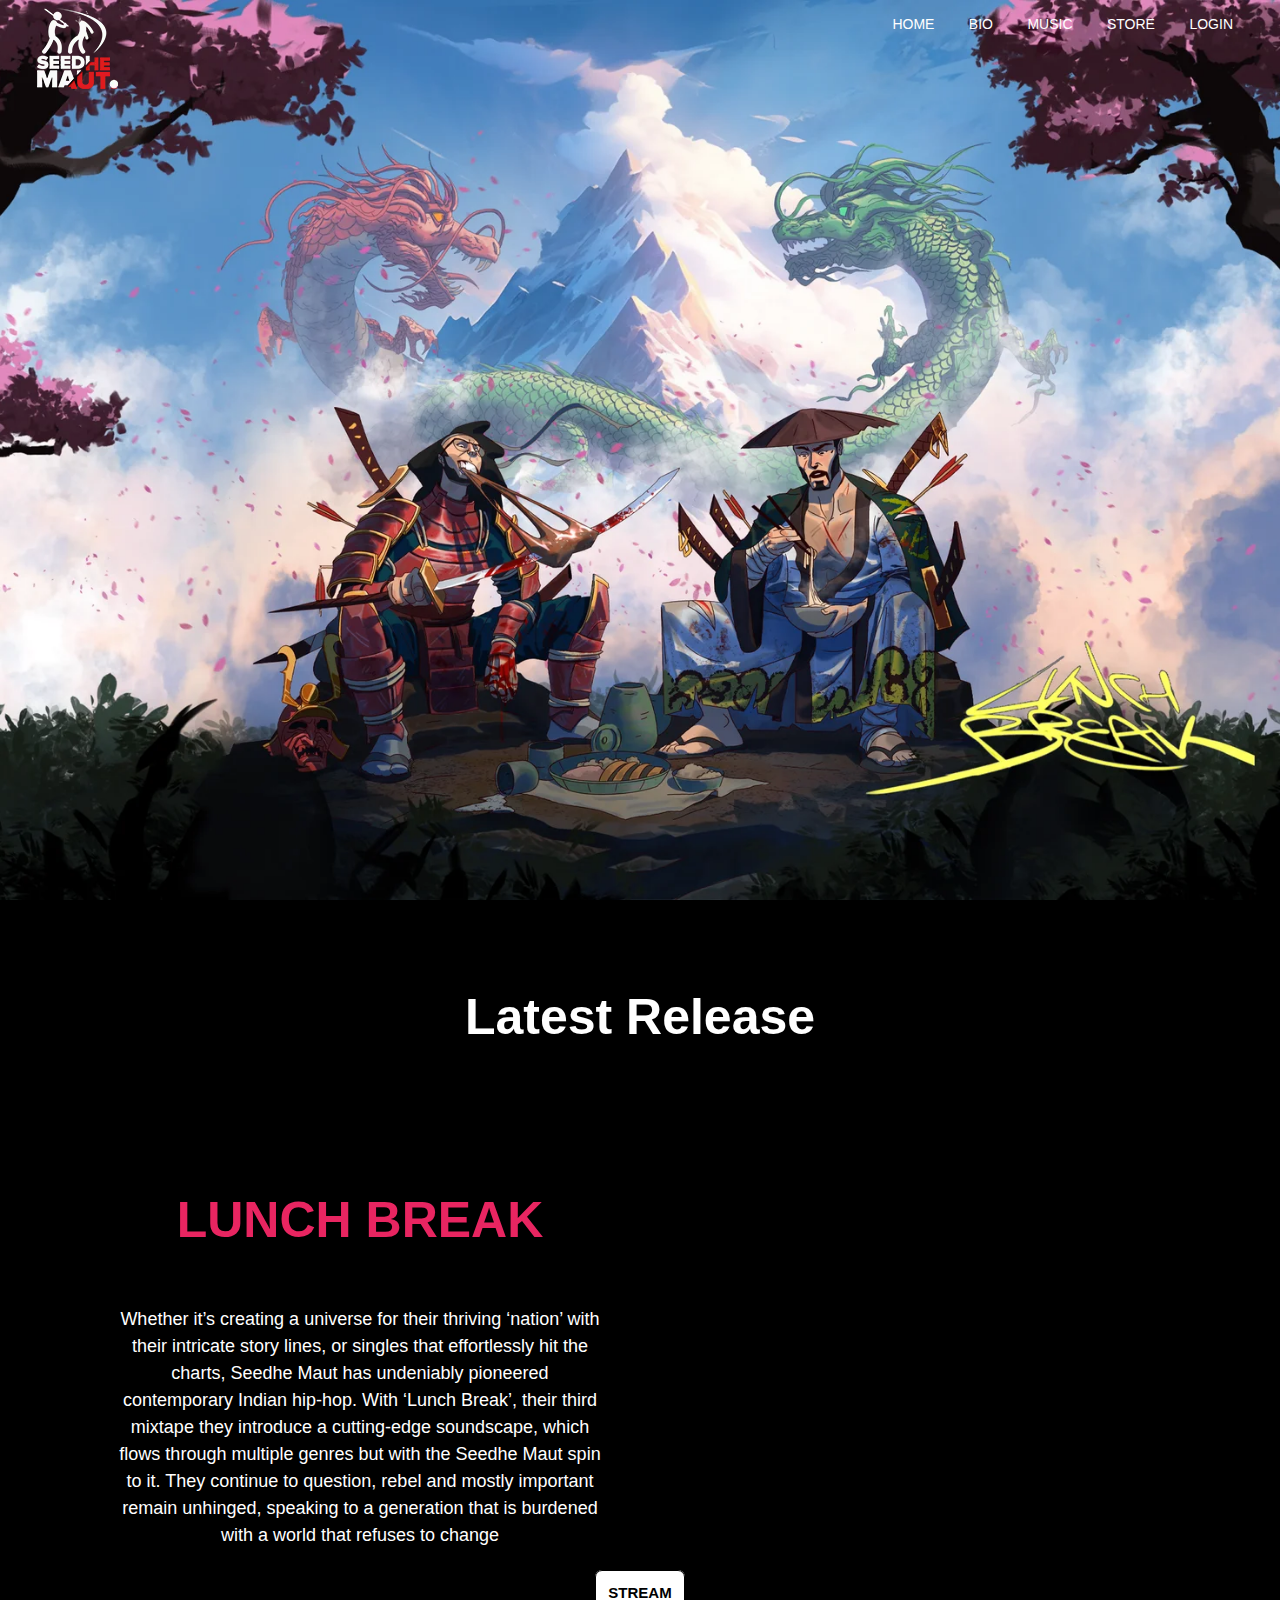
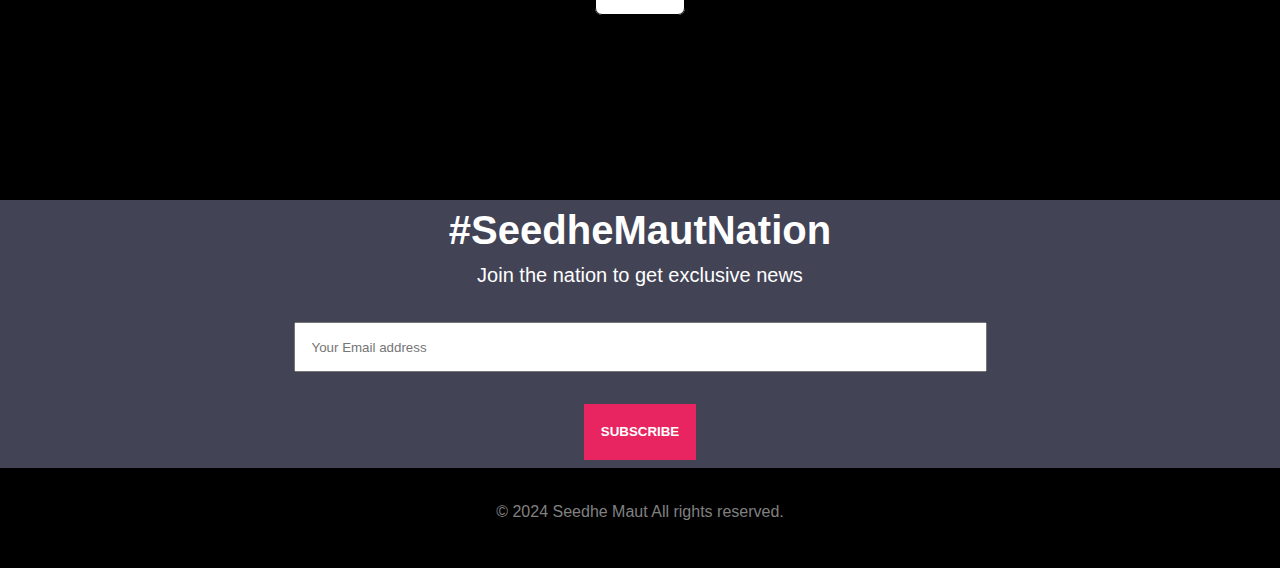
<file: index.html>
<!DOCTYPE html>
<html lang="en">
<head>
    <meta charset="UTF-8">
    <meta name="viewport" content="width=device-width, initial-scale=1.0">
    <title>MUSIC BAND WEBSITE</title>
    <link rel="stylesheet" href="styles.css">
</head>
<body>
    <div class="wrapper">
    <div class="header">
        <div class="logo">
            <img src="images/Seedhe-Maut-Logo-White-90px.webp" alt="">
        </div>
        <div class="quicklinks">
            <a href="index.html">home</a>
            <a href="bio.html">bio</a>
            <a href="music.html">music</a>
            <a href="login.html">store</a>
            <a href="login.html">Login</a>
            
        </div>
    </div>
    </div>
    <div class="latest">
        <h1 style="color: white;">Latest Release</h1>
        <div class="album-div">
        <div class="album-detail">
            <h1 style="color: #E82561;">LUNCH BREAK</h1>
            <p style="color: white;">
                Whether it’s creating a universe for their thriving ‘nation’ with their intricate story lines, or singles that effortlessly hit the charts, Seedhe Maut has undeniably pioneered contemporary Indian hip-hop. With ‘Lunch Break’, their third mixtape they introduce a cutting-edge soundscape, which flows through multiple genres but with the Seedhe Maut spin to it. They continue to question, rebel and mostly important remain unhinged, speaking to a generation that is burdened with a world that refuses to change
            </p>

        </div>
        <div class="frame">
            <iframe width="560" height="350" src="https://www.youtube.com/embed/EbX00r6yI5o?si=EcY5L6Hn99xSaw98" title="YouTube video player" frameborder="0" allow="accelerometer; autoplay; clipboard-write; encrypted-media; gyroscope; picture-in-picture; web-share" referrerpolicy="strict-origin-when-cross-origin" allowfullscreen></iframe>
        </div>

    </div>
    <a href="https://open.spotify.com/album/16PSZwABl4VFJvfDFOPOoB?go=1&nd=1&dlsi=c5403ee7ca0241a2" class="button">STREAM</a>
    </div>
    <div class="subscription">
        
            <h3 style="font-size:40px;">#SeedheMautNation</h3>
            <p style="font-size: 20px;" >Join the nation to get exclusive news</p>
            <form action="">
            <div class="form">
            <input type="email" placeholder="Your Email address" size="80" style="height: 50px; padding: 1rem;">
            <br>
            <button id="subs" onclick=" alert('Thank you for subscribing!')">SUBSCRIBE</button>
             </div>
            </form>
    <footer>
        <p>&copy; 2024 Seedhe Maut All rights reserved.</p>
    </footer>
</body>
</html>
</file>
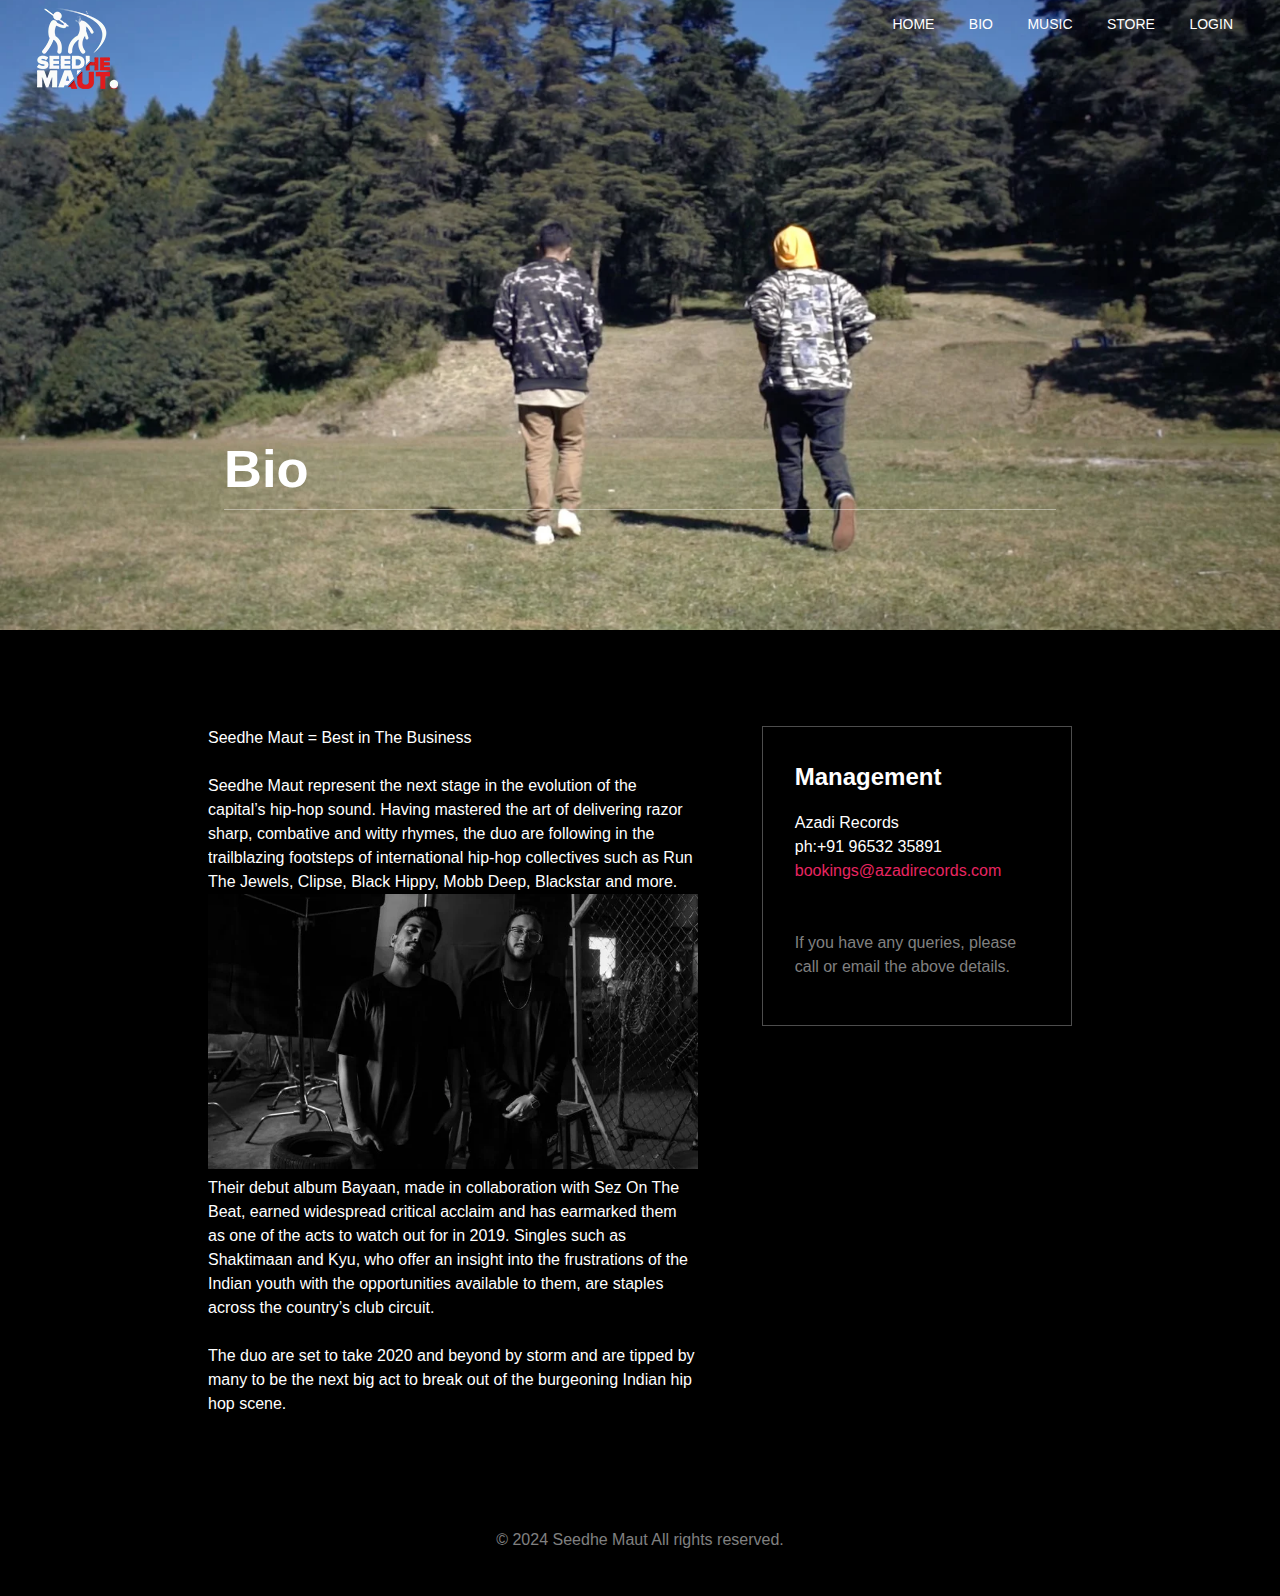
<file: bio.html>
<!DOCTYPE html>
<html lang="en">
<head>
    <meta charset="UTF-8">
    <meta name="viewport" content="width=device-width, initial-scale=1.0">
    <title>Document</title>
    <link rel="stylesheet" href="styles.css">
</head>
<body style="background-color: black;">
    <div class="wrappers">
        <div class="header">
            <div class="logo">
                <img src="images/Seedhe-Maut-Logo-White-90px.webp" alt="">
            </div>
            <div class="quicklinks">
                <a href="index.html">home</a>
                <a href="bio.html">bio</a>
                <a href="music.html">music</a>
                <a href="login.html">store</a>
                <a href="login.html">Login</a>
              
            </div>
           
        </div>
        </div>
        <div class="bio">
           <h2>Bio</h2> 
        </div>
    <div class="bio-section">
        <div class="container-bio">
        <div class="bio-about">
            <p>
                Seedhe Maut = Best in The Business
                <br><br>

                Seedhe Maut represent the next stage in the evolution of the capital’s hip-hop sound. Having mastered the art of delivering razor sharp, combative and witty rhymes, the duo are following in the trailblazing footsteps of international hip-hop collectives such as Run The Jewels, Clipse, Black Hippy, Mobb Deep, Blackstar and more.
            </p>
            <figure>
                <img src="images/photo.webp" width="100%">
                <figcaption>
                    Their debut album Bayaan, made in collaboration with Sez On The Beat, earned widespread critical acclaim and has earmarked them as one of the acts to watch out for in 2019. Singles such as Shaktimaan and Kyu, who offer an insight into the frustrations of the Indian youth with the opportunities available to them, are staples across the country’s club circuit. <br> <br>

                    The duo are set to take 2020 and beyond by storm and are tipped by many to be the next big act to break out of the burgeoning Indian hip hop scene.
                </figcaption>
            </figure>
        </div>
        <div class="management">
            <h2 style="margin-bottom: 1rem;">Management</h2>
            <p style="display: inline;"> Azadi Records <br>
                ph:+91 96532 35891 <br>
                <div id="book-email">bookings@azadirecords.com</div></p> <br> <br>
            <p style="color: gray;">If you have any queries, please call or email the above details.</p>
        </div>
    </div>
    </div>

    <footer>
        <p>&copy; 2024 Seedhe Maut All rights reserved.</p>
    </footer>

</body>
</html>
</file>
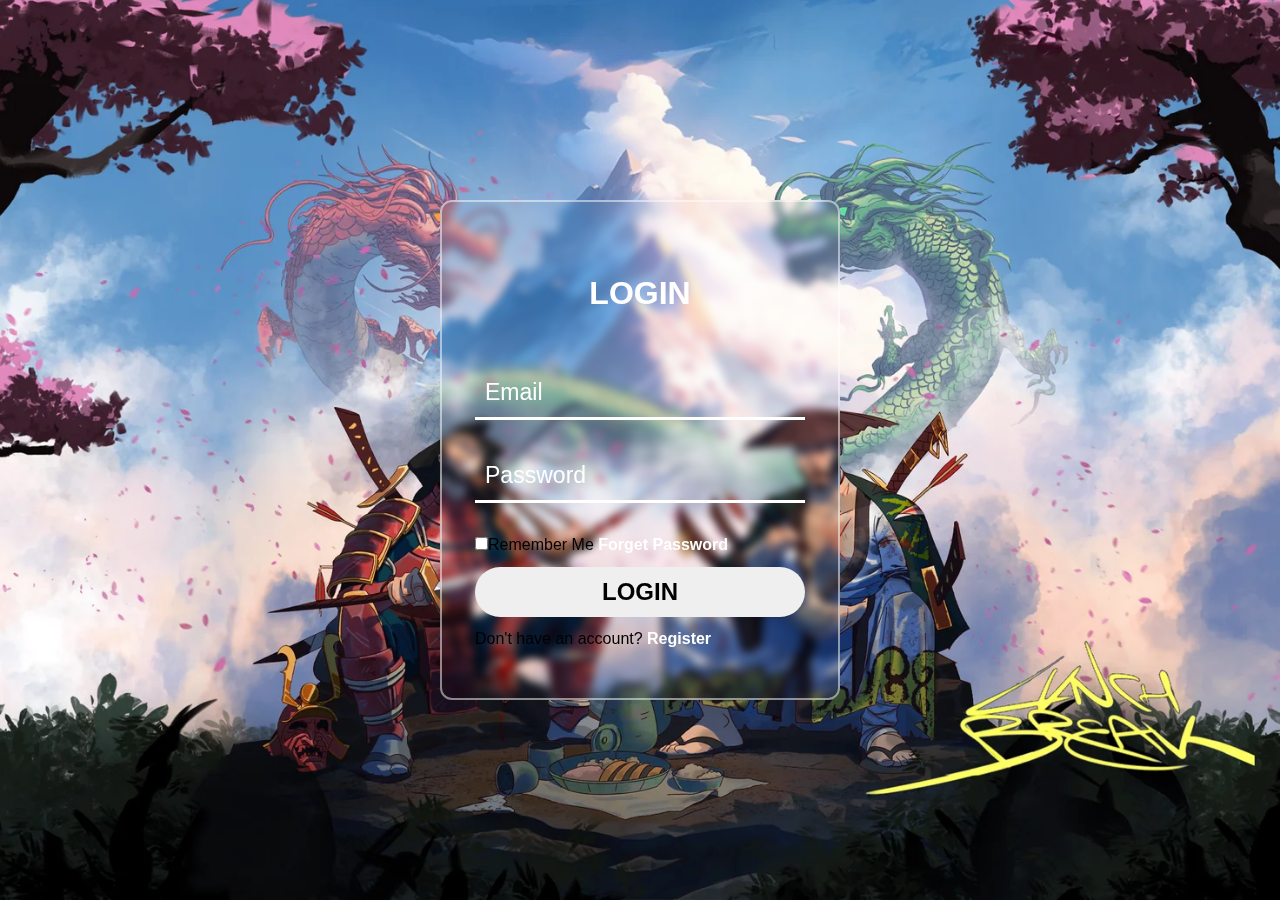
<file: login.html>
<!DOCTYPE html>
<html lang="en">
<head>
    <meta charset="UTF-8">
    <meta name="viewport" content="width=device-width, initial-scale=1.0">
    <title>Document</title>
    <link rel="stylesheet" href="styles.css">
</head>
<body>
    <div class="background-login">
        <div class="login-card">
            <h2>Login</h2>
            <form action="store.html" onsubmit="return formvalid()">
                <div class="form-group">
                    <input type="email" placeholder="Email" id="email-id">
                </div>
                <div class="form-group">
                    <input type="password" placeholder="Password" id="pass">
                </div>
                <p>
                    <input type="checkbox">Remember Me <a href="https://support.google.com/accounts/answer/41078?hl=en&co=GENIE.Platform%3DDesktop">Forget Password</a>
                </p>
                <input id="btn" type="submit" value="Login">
                <p>Don't have an account? <a href="#">Register</a></p>
            </form>
        </div>
    </div>
    <script>
        function formvalid() {
            let email = document.getElementById("email-id").value;
            let password = document.getElementById("pass").value;

            if (email =="" || password =="") {
                alert("Both email and password are required");
                return false; 
            }
            return true; 
        }
    </script>
</body>
</html>
</file>
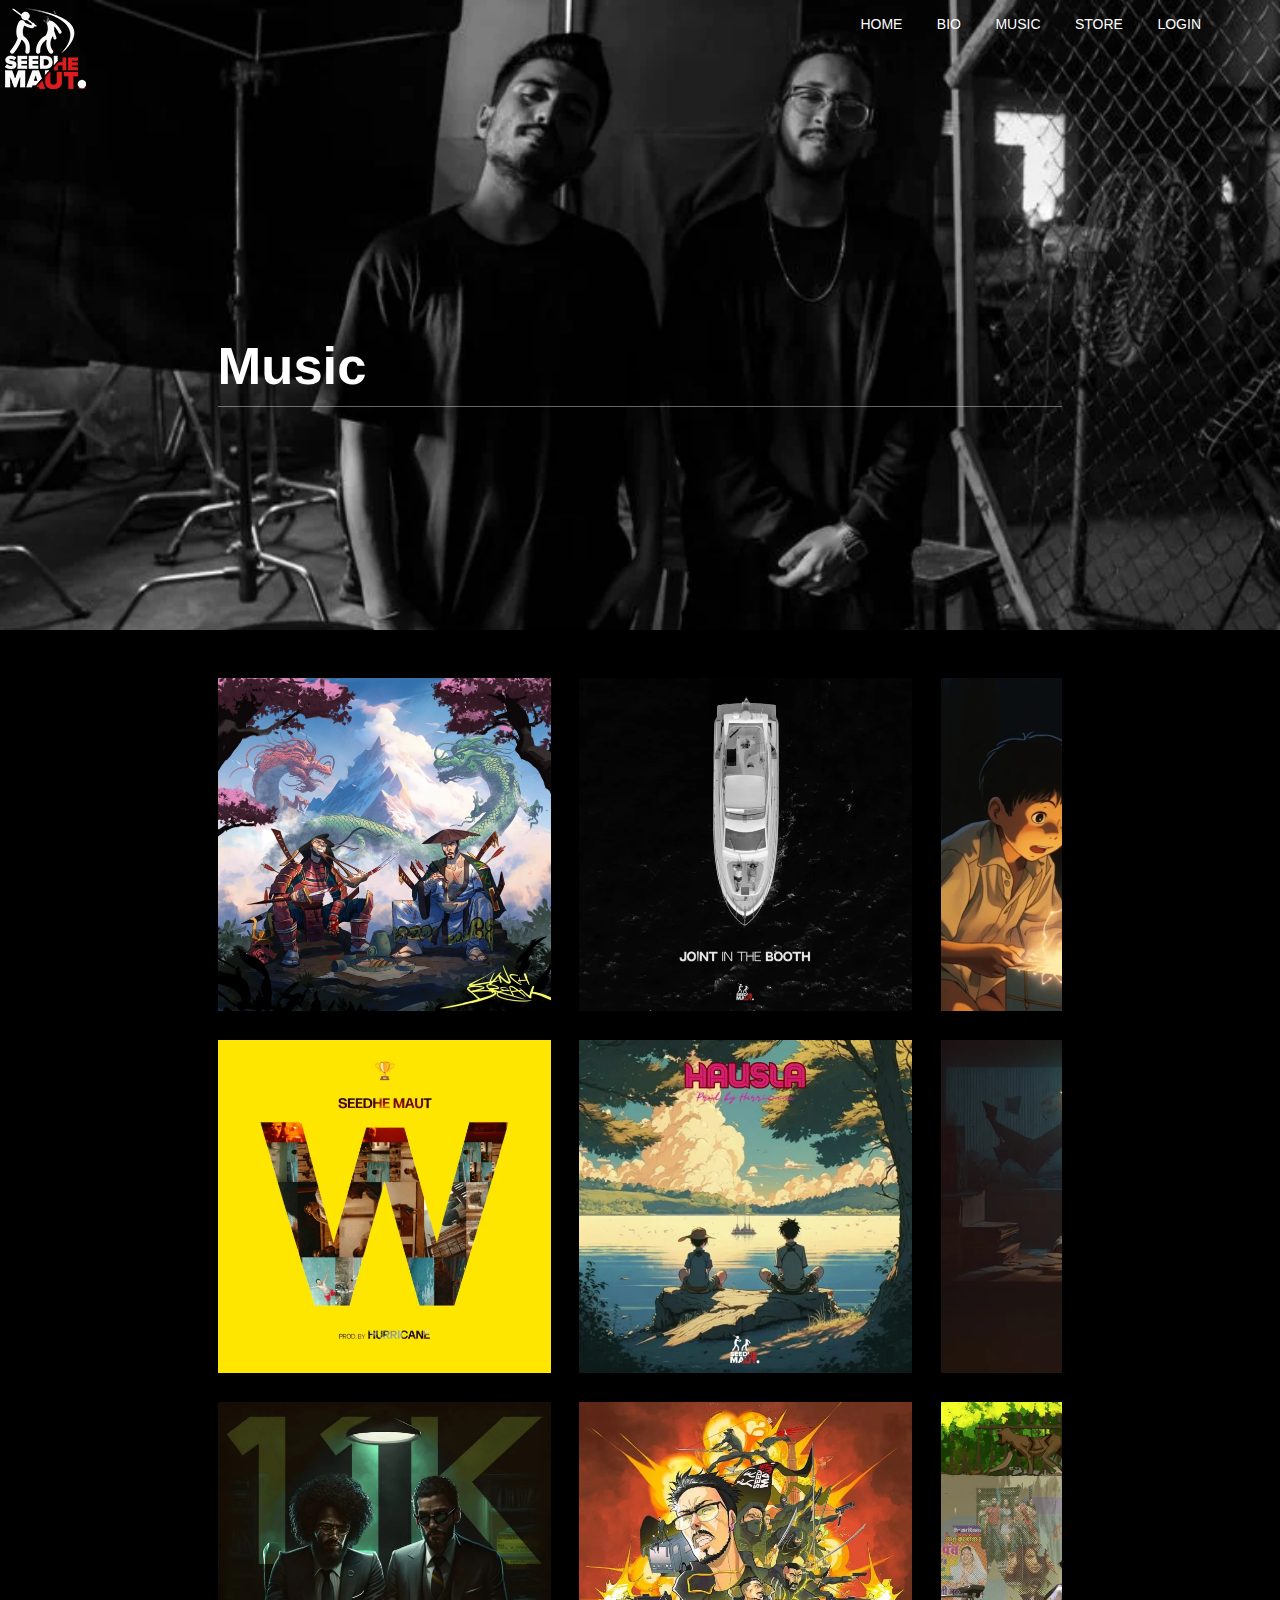
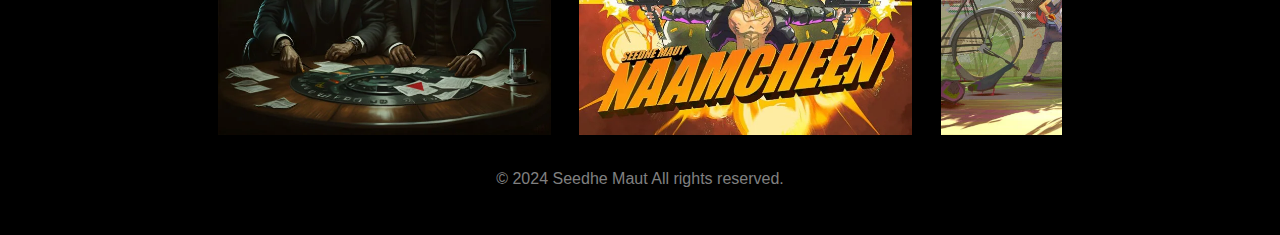
<file: music.html>
<!DOCTYPE html>
<html lang="en">
<head>
    <meta charset="UTF-8">
    <meta name="viewport" content="width=device-width, initial-scale=1.0">
    <title>Document</title>
    <link rel="stylesheet" href="styles.css">
</head>
<body>
    <div class="music-wrapper">
        <div class="header">
            <div class="logo">
                <img src="images/Seedhe-Maut-Logo-White-90px.webp" alt="">
            </div>
            <div class="quicklinks">
                <a href="index.html">home</a>
                <a href="bio.html">bio</a>
                <a href="music.html">music</a>
                <a href="login.html">store</a>
                <a href="login.html">Login</a>
            </div>
        
    </div>
    <div class="img-txt">
        <h2>Music</h2>
    </div>
    </div>
    <div class="music-section">
        <div class="music-cards-container">
            
            <div class="card">
                <img src="images/card1.webp" alt="">
                <p> Lunch break mixtape</p>
                
            </div>
          
            <div class="card">
                <img src="images/card2.webp" alt="">
                <p> join in the booth</p>
            </div>
            <div class="card">
                <img src="images/card3.webp" alt="">
                <p> tofa</p>
            </div>
            <div class="card">
                <img src="images/card4.webp" alt="">
                <p> W</p>
            </div>
            <div class="card">
                <img src="images/card5.webp" alt="">
                <p>hausla</p>
            </div>
            <div class="card">
                <img src="images/card6.webp" alt="">
                <p> Taakat</p>
            </div>
            <div class="card">
                <img src="images/card7.webp" alt="">
                <p>11k</p>
            </div>
            <div class="card">
                <img src="images/card8.webp" alt="">
                <p>naamcheen</p>
            </div>
            <div class="card">
                <img src="images/card9.webp" alt="">
                <p>न</p>
            </div>

        </div>
    </div>
    <footer>
        <p>&copy; 2024 Seedhe Maut All rights reserved.</p>
    </footer>
    
</body>
</html>
</file>
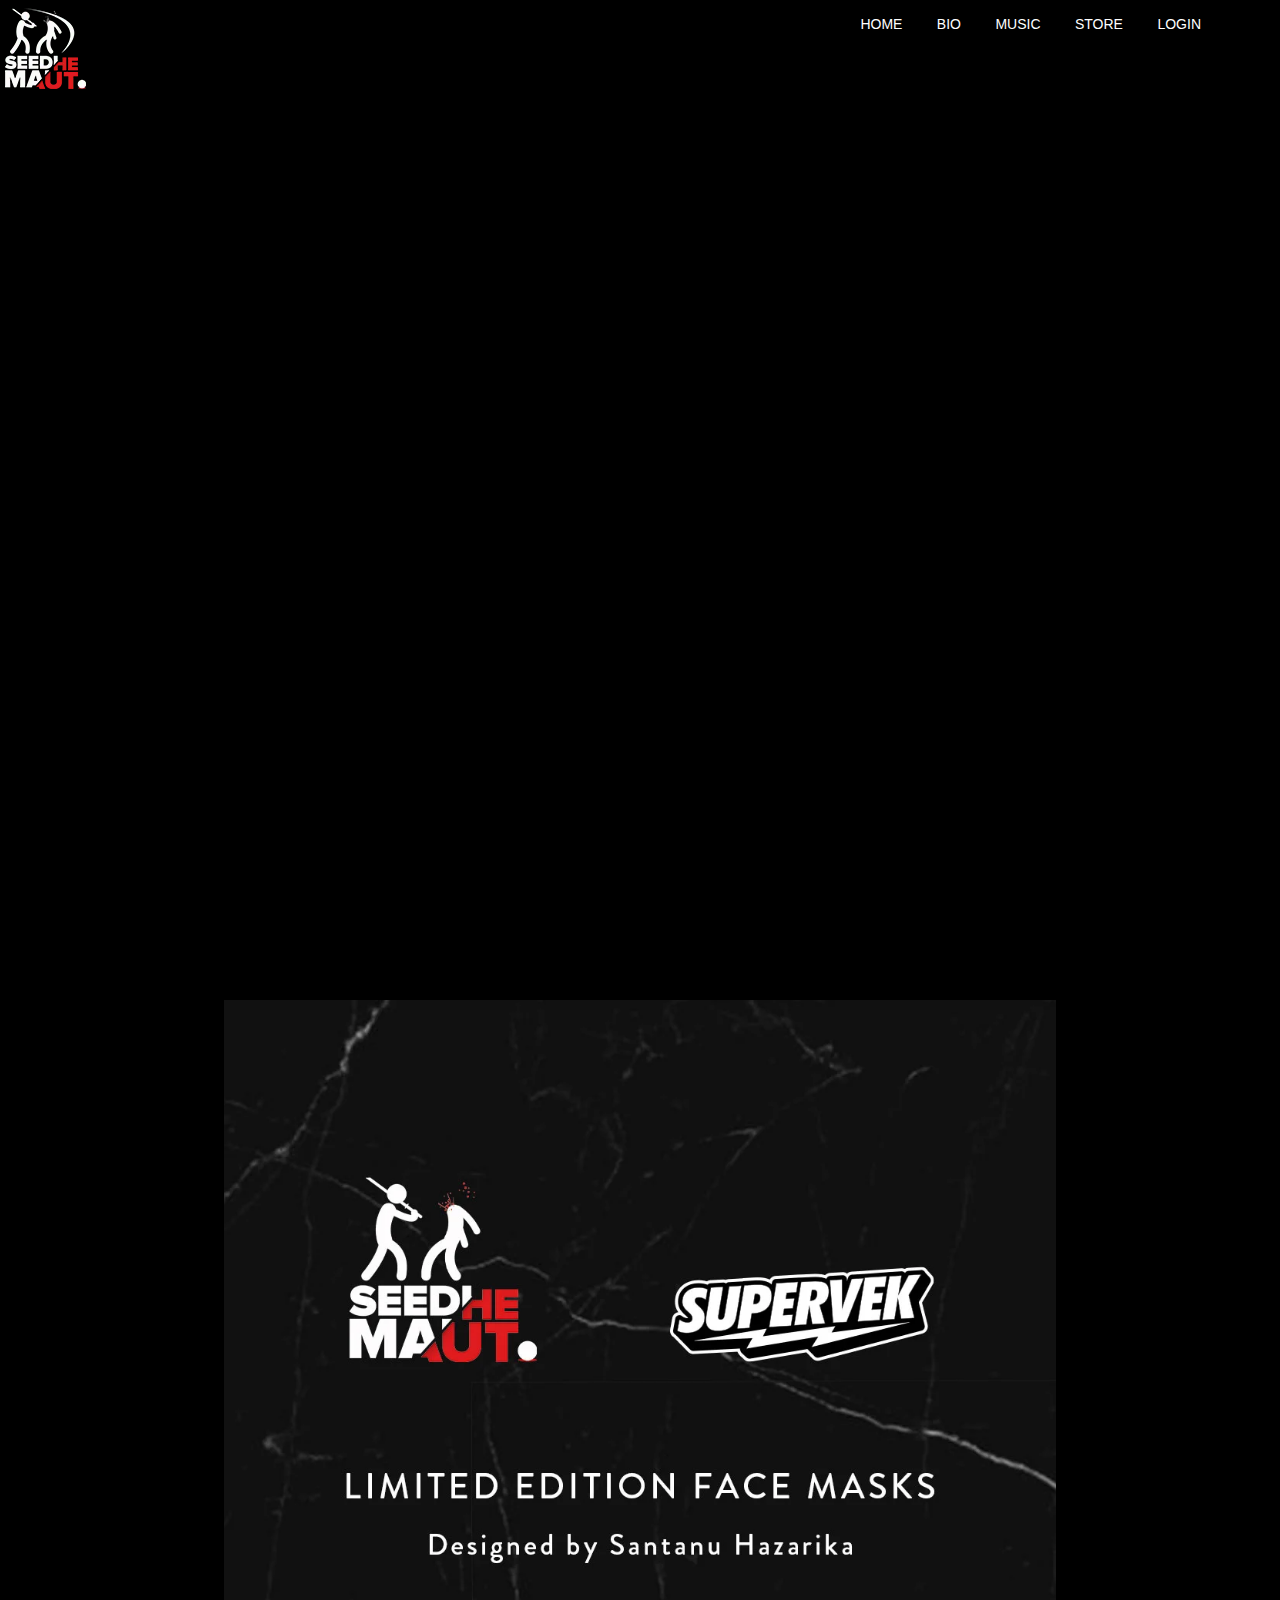
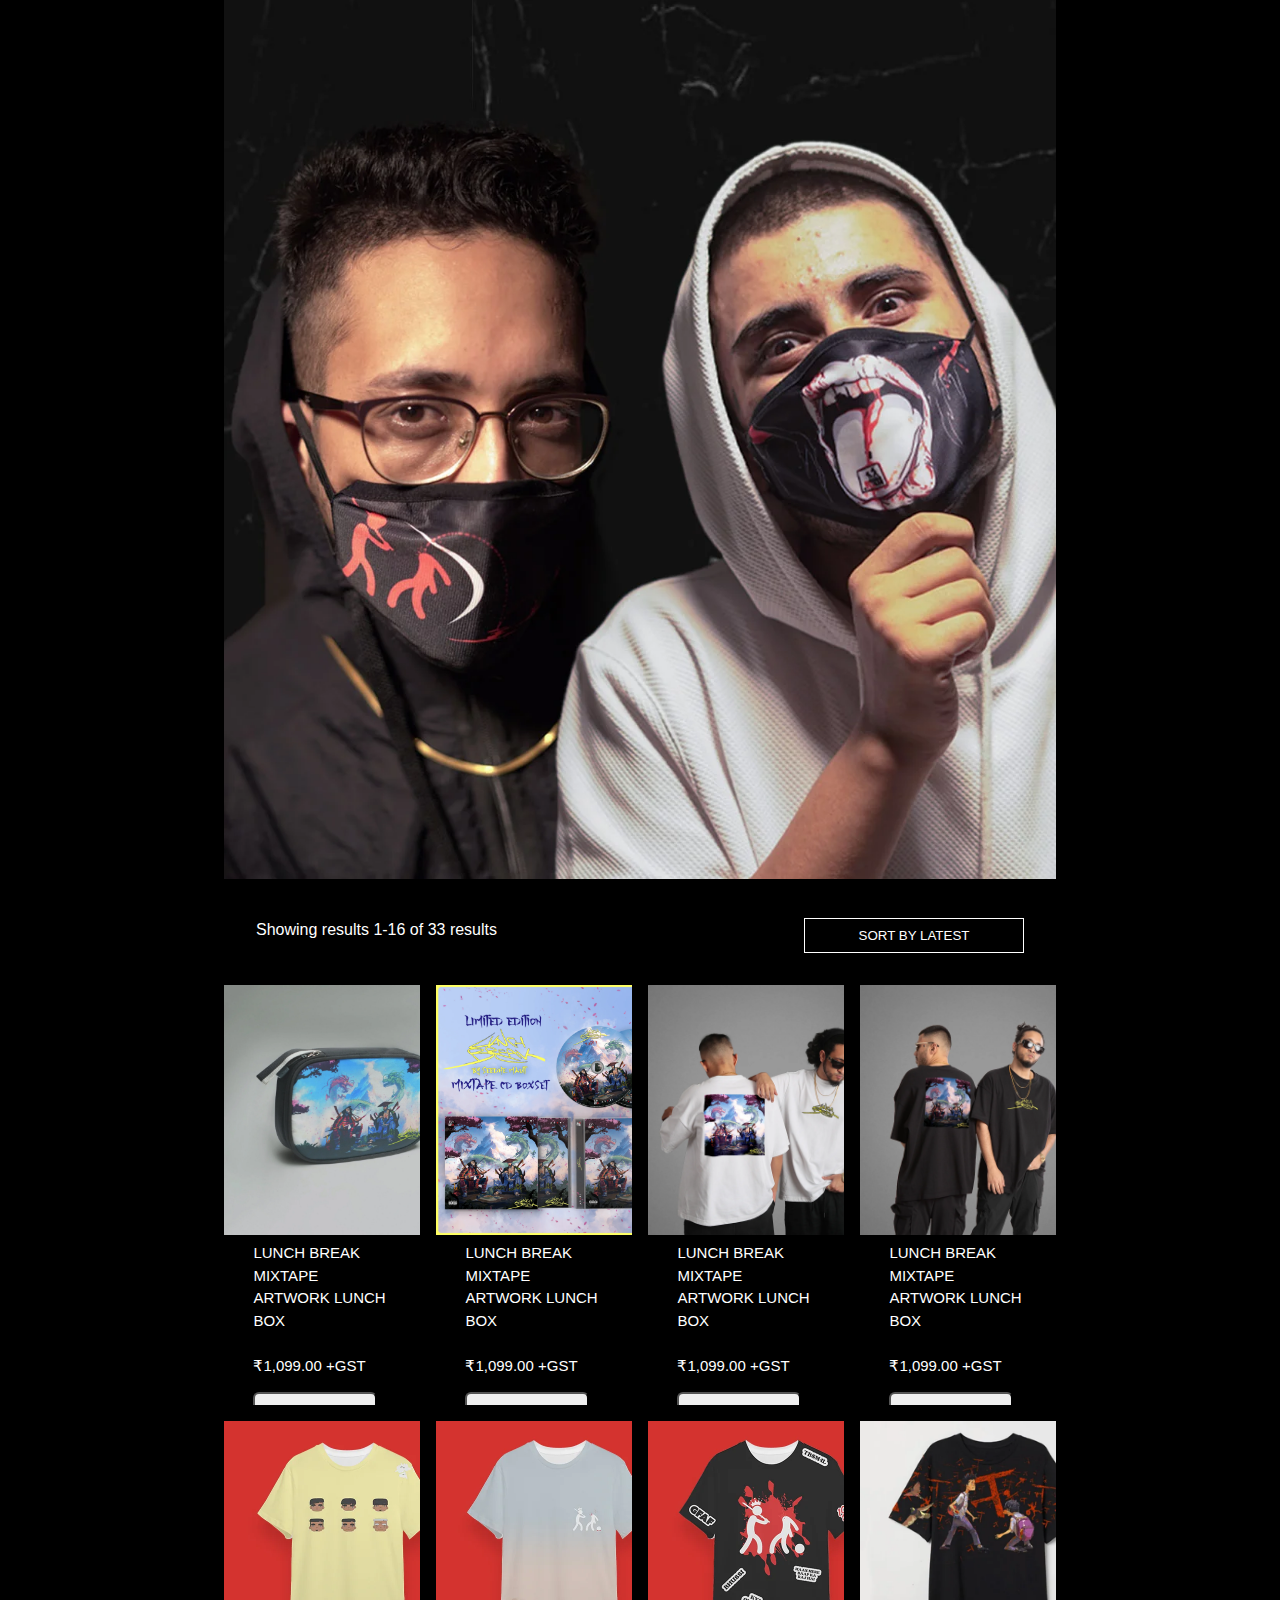
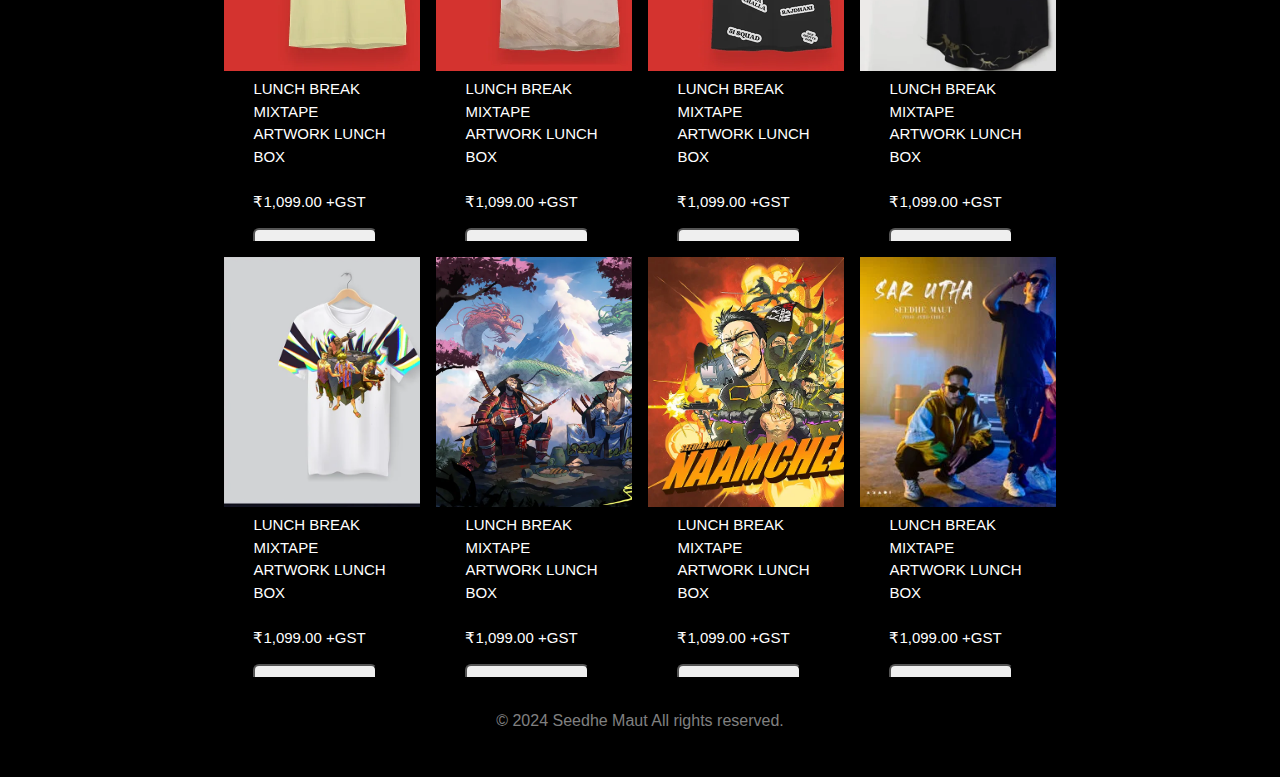
<file: store.html>
<!DOCTYPE html>
<html lang="en">
<head>
    <meta charset="UTF-8">
    <meta name="viewport" content="width=device-width, initial-scale=1.0">
    <title>Document</title>
    <link rel="stylesheet" href="styles.css">
</head>
<body style="background-color: black;">
    <div class="store-wrapper">

    <div class="header">
        <div class="logo">
            <img src="images/Seedhe-Maut-Logo-White-90px.webp" alt="">
        </div>
        <div class="quicklinks">
            <a href="index.html">home</a>
            <a href="bio.html">bio</a>
            <a href="music.html">music</a>
            <a href="login.html">store</a>
            <a href="login.html">Login</a>
        </div>
    
    </div>
    </div>
    <div class="store-section">
        <div class="mask"><img src="images/Seedhe-Maut-Vertical-Mask-.jpg" alt=""></div>
        <div class="st-latest">
            <p>Showing results 1-16 of 33 results</p>
            <button>SORT BY LATEST</button>
        </div>
        <div class="store-grid">
            <div class="store-card">
                <figure>
                    <img src="images/store images/tape.webp" alt="">
                    <div class="fig-text"> <figcaption class="figcaption">LUNCH BREAK MIXTAPE ARTWORK LUNCH BOX <br> <br> ₹1,099.00 +GST</figcaption>
                        <button onclick=" alert('Item added to cart!')">ADD TO BASKET</button>
                    </div>
                </figure>
                
            </div>
            <div class="store-card">
                <figure>
                    <img src="images/store images/cd.webp" alt="">
                    <div class="fig-text"> <figcaption class="figcaption">LUNCH BREAK MIXTAPE ARTWORK LUNCH BOX <br> <br> ₹1,099.00 +GST</figcaption>
                        <button onclick=" alert('Item added to cart!')">ADD TO BASKET</button>
                    </div>
                </figure>
            </div>

            <div class="store-card">
                <figure>
                    <img src="images/store images/1.webp" alt="">
                    <div class="fig-text"> <figcaption class="figcaption">LUNCH BREAK MIXTAPE ARTWORK LUNCH BOX <br> <br> ₹1,099.00 +GST</figcaption>
                        <button onclick=" alert('Item added to cart!')">ADD TO BASKET</button>
                    </div>
                </figure>
            </div>

            <div class="store-card">
                <figure>
                    <img src="images/store images/2.webp" alt="">
                    <div class="fig-text"> <figcaption class="figcaption">LUNCH BREAK MIXTAPE ARTWORK LUNCH BOX <br> <br> ₹1,099.00 +GST</figcaption>
                        <button onclick=" alert('Item added to cart!')">ADD TO BASKET</button>
                    </div>
                </figure>
            </div>

            <div class="store-card">
                <figure>
                    <img src="images/store images/3.webp" alt="">
                    <div class="fig-text"> <figcaption class="figcaption">LUNCH BREAK MIXTAPE ARTWORK LUNCH BOX <br> <br> ₹1,099.00 +GST</figcaption>
                        <button onclick=" alert('Item added to cart!')">ADD TO BASKET</button>
                    </div>
                </figure>
            </div>

            <div class="store-card">
                <figure>
                    <img src="images/store images/4.webp" alt="">
                    <div class="fig-text"> <figcaption class="figcaption">LUNCH BREAK MIXTAPE ARTWORK LUNCH BOX <br> <br> ₹1,099.00 +GST</figcaption>
                        <button onclick=" alert('Item added to cart!')">ADD TO BASKET</button>
                    </div>
                </figure>
            </div>

            <div class="store-card">
                <figure>
                    <img src="images/store images/5.webp" alt="">
                    <div class="fig-text"> <figcaption class="figcaption">LUNCH BREAK MIXTAPE ARTWORK LUNCH BOX <br> <br> ₹1,099.00 +GST</figcaption>
                        <button onclick=" alert('Item added to cart!')">ADD TO BASKET</button>
                    </div>
                </figure>
            </div>

            <div class="store-card">
                <figure>
                    <img src="images/store images/6.webp" alt="">
                    <div class="fig-text"> <figcaption class="figcaption">LUNCH BREAK MIXTAPE ARTWORK LUNCH BOX <br> <br> ₹1,099.00 +GST</figcaption>
                        <button onclick=" alert('Item added to cart!')">ADD TO BASKET</button>
                    </div>
                </figure>
            </div>
            <div class="store-card">
                <figure>
                    <img src="images/store images/7.webp" alt="">
                    <div class="fig-text"> <figcaption class="figcaption">LUNCH BREAK MIXTAPE ARTWORK LUNCH BOX <br> <br> ₹1,099.00 +GST</figcaption>
                        <button onclick=" alert('Item added to cart!')"> ADD TO BASKET</button>
                    </div>
                </figure>
            </div>

            <div class="store-card">
                   <figure>
                    <img src="images/store images/wallpaper.webp" alt="">
                    <div class="fig-text"> <figcaption class="figcaption">LUNCH BREAK MIXTAPE ARTWORK LUNCH BOX <br> <br> ₹1,099.00 +GST</figcaption>
                        <button onclick=" alert('Item added to cart!')">ADD TO BASKET</button>
                    </div>
                </figure>
            </div>

            <div class="store-card">
                <figure>
                    <img src="images/store images/Naamcheen-Small.webp" alt="">
                    <div class="fig-text"> <figcaption class="figcaption">LUNCH BREAK MIXTAPE ARTWORK LUNCH BOX <br> <br> ₹1,099.00 +GST</figcaption>
                        <button onclick=" alert('Item added to cart!')">ADD TO BASKET</button>
                    </div>
                </figure>
            </div>

            <div class="store-card">
                <figure>
                    <img src="images/store images/AZR067-Seedhe-Maut-Sar-Utha-Prod.-Zero-Chill-300x300.webp" alt="">
                    <div class="fig-text"> <figcaption class="figcaption">LUNCH BREAK MIXTAPE ARTWORK LUNCH BOX <br> <br> ₹1,099.00 +GST</figcaption>
                        <button onclick=" alert('Item added to cart!')">ADD TO BASKET</button>
                    </div>
                </figure>
            </div>
        </div>
    </div>
    <footer>
        <p>&copy; 2024 Seedhe Maut All rights reserved.</p>
    </footer>

</body>
</html>
</file>
<file: styles.css>
*{
    margin: 0;
    padding: 0;
    box-sizing: border-box;
    overflow-x: hidden;
    font-family:"Source Sans Pro", Helvetica, Arial, sans-serif;
    line-height: 1.5;

}
.wrapper{
    background-image: url(images/Desktop-Wallpaper.png);
    height: 100vh;
    
    
    background-position: center;
    background-repeat: no-repeat;
    background-size: cover;
    display: flex;
    justify-content: center;
}
.header{
    display: flex;
    justify-content: space-between;
    width: 95%;
    
}
.quicklinks a{
   
    color: white;
    text-decoration: none;
    padding: 13px 15px;
    font-size: 14px;
    line-height: 48px;
    font-weight: 400;
    text-transform: uppercase;
}
.quicklinks> a:hover{
    background-color: rgba(255, 255, 255, 0.1);
}
/* latest release */
.latest{
    height: 100vh;
    background-color: black;
    padding: 2rem;
    text-align: center;
}
.latest h1{
    margin: 3rem;
    font-size: 50px;
}

.album-div{
    display: flex;
    align-items: center;
    justify-content: center;
}
.album-detail{
    width: 550px;
    padding: 2rem;
    
    font-size: 18px;
}
.button{
    padding: 0.8rem;
    font-weight: bold;
    font-size: 15px;
    border: 1px solid black;
    border-radius: 7px;
    background-color: white;
    color: black;
    text-decoration: none;
}
.button:hover{
    background-color: black;
    color: white;
    border: 1px solid white;
    cursor: pointer;

    transition-duration: 0.2s;
    transition-timing-function:linear;
}
/* subscription */
.subscription h3{
    text-align: center;
    color: white;
    
}
.subscription>p{
    text-align: center;
    color: white;
}

.subscription{
    background-color: #434356;

}
.form{
    text-align: center;
    margin-top: 2rem;
}
#emailad{
    height: 3rem;
    background-color: #434356;
    border: none;
    
}

#subs{
    margin-top: 2rem;
    background-color: #E82561;
    height: 3.5rem;
    width: 7rem;
    color: white;
    font-weight: 750;
    border: none;
    margin-bottom: 0.5rem;

}
#subs:hover{
    cursor: pointer;
    background-color: white;
    color: black;
    transition-duration: 0.3s;
    transition-timing-function: linear;
}

/* bio-page */


.wrappers{
    background-image: url('images/bio-background.jpg');
    background-position: center;
    background-repeat: no-repeat;
    background-size: cover;
   
    height: 70vh;
    display: flex;
    justify-content: center;
    
    

}
.bio{
    position: relative;
    color: rgb(255, 255, 255);
    bottom: 200px;
    width: 65vw;
    margin: 0 auto;
    font-size: 35px;
    border-bottom: 1px solid rgba(255,255,255,0.4);
}
.bio-section{

    background-color: black;
    color: white;
    
    
    
}
.container-bio{
    width: 75vw;
    display: flex;
    margin: 0 auto;
    padding: 3rem;
    position: relative;
    bottom:2rem;
}
.bio-about{
    width: 770px;
    /* height: 800px; */
    margin-right: 4rem;
    font-weight: 400;
    
}
figure figcaption{
    color: white;
}
#book-email{
    color: #E82561

}
#book-email:hover{
    cursor: pointer;
    color: white;
    transition-duration: 0.2s;
    
}
.management{
    padding: 2rem;
    border: 1px solid rgba(255, 255, 255,0.3);
    height: 300px;
    width: 450px;
    overflow: hidden;
}
footer{
    background-color: black;
    color:gray;
    text-align: center;
    padding: 2rem;
    height: 100px;
    overflow: hidden;
}
/* music */
.music-wrapper{
    background-image: url(images/photo.webp);
    height: 70vh;
    background-repeat: no-repeat;
    background-size:100%;
    background-position: top;
    
    
}
.img-txt{
    color: white;
    position: relative;
    color: white;
    top: 230px;
    width: 66vw;
    margin: 0 auto;
    font-size: 35px;
    border-bottom: 1px solid rgba(255,255,255,0.4);
}
.music-section{
    background-color: black;
}
.music-cards-container{
    display: grid;
    width: 66vw;
    margin: 0 auto;
    grid-template-columns: repeat(3,333px);
    grid-template-rows:repeat(3,333px);
    gap: 1.8rem;
    margin-top: 3rem;
    
}
.card{
    overflow: hidden;
    background-color: black;
}
.card>img{
    width: 100%;
}
.card>img:hover{
    transition-duration: 0.5s;
    opacity: 0.7;
    transform: scale(0.8);
}
.card>p{
    color: white;
    position: relative;
    left: 30px;
    bottom:40px;
    opacity: 0;
    z-index: 1;
    height: 100%;

}

.card:hover>p{
    text-transform: uppercase;
    transition-duration: 0.5s;
    opacity: 1;
    transform: scale(1.05);
}

/* store */

@keyframes slide {
    0% {
        
        background-image: url('images/storeimg1.webp');
        background-position: center;
        background-repeat: no-repeat;
        background-size: cover;
    }
    100% {
       
        background-image:url('images/Seedhe-Maut-by-Samarth.jpg') ;
        background-position: center;
        background-repeat: no-repeat;
        background-size: cover;
    }
    33% {
        
        background-image: url('images/Seedhe-Maut-by-Anurag-Sharma-5a.jpg');
        background-position: center;
        background-repeat: no-repeat;
        background-size: cover;
    }
    66% {
        
        background-image: url('images/Seedhe-Maut-Wide-Mask-4.webp');
        background-position: center;
        background-repeat: no-repeat;
        background-size: cover;
    }
}


.store-wrapper{

                      
                      
    height: 100vh;
    background-position: center;
    background-repeat: no-repeat;
    background-size: cover;
    animation: slide 18s infinite;
}
.store-section{
    width: 65vw;
    margin: 0 auto;
}
.mask{
    width: 100%;
    margin-top: 100px;
}
.mask>img{
    width: 100%;
}
.st-latest{
    padding: 2rem;
    display: flex;
    justify-items: baseline;
    justify-content: space-between;
    color: white ;
}
.st-latest>button{
    padding: 6px;
    background-color: black;
    color: white;
    border: 1px solid white;
    width: 220px;
    height: 35px;
}
.store-grid{
    display: grid;
    grid-template-columns:repeat(4,1fr);
    grid-template-rows: repeat(3,420px);
    gap: 1rem;
}
.store-card{
    overflow: hidden;
    
}
.store-card>figure>img{
    height: 250px;
}
.fig-text{
    width: 70%;
    margin: 0 auto;
    
}
.figcaption{
    font-size: 15px;
}
.fig-text>button{
    padding: 0.5rem;
    border-radius: 6px;
    font-weight: 600;
    margin-top: 15px;
    width: 90%;
}
.fig-text>button:hover{
    transition-duration: 0.2s;
    cursor: pointer;
    border: 1px solid white;
    color: white;
    background-color: black;
}
/* login */
.background-login{
    height: 100vh;
    background-image: url(images/Desktop-Wallpaper.png);
    background-repeat: no-repeat;
    background-position: center;
    background-size: cover;
    display: flex;
    align-items: center;
    justify-content: center;
}
.login-card{
    height: 500px;
    width: 400px;
    display: flex;
    align-items: center;
    justify-content: center;
    flex-direction: column;
    border: 2px solid rgba(255, 255, 255,0.5);
    border-radius: 12px;
    backdrop-filter:blur(4px);
}
.login-card>h2{
    color: #ffff;
    font-size: 2em;
    text-transform: uppercase;
    padding: 20px 0;

}

.form-group
{
    position: relative;
    width: 330px;
    margin: 30px 0;
    border-bottom: 3px solid #ffff;
}

.form-group input
{
    width: 100%;
    height: 50px;
    padding: 0 35px 0 10px;
    font-size: 1.2em;
    background-color: transparent;
    border: none;
    outline: none;
    color: #fff;
}

.form-group>input::placeholder
{
    position: absolute;
    top: 50%;
    transform: translateY(-50%);
    font-size: 1.2em;
    color: #fff;

}


.login-card>p
{
    text-align: center;
    color: #fff;
    margin: 10px 0;
}

p>a
{
    text-decoration: none;
    color: #fff;
    font-weight: 600;
}


p>a:hover
{
    text-decoration: underline;
    font-style: italic;
}

#btn
{
    width: 100%;
    height: 50px;
    border-radius: 40px;
    border: none;
    font-size: 1.5em;
    text-transform: uppercase;
    font-weight: 600;
    margin: 10px 0;
    cursor: pointer;
    transition: all 0.5s;
}

#btn:hover
{
    background: rgba(0, 0, 0, 0.3);
    color: #fff;
}
</file>
